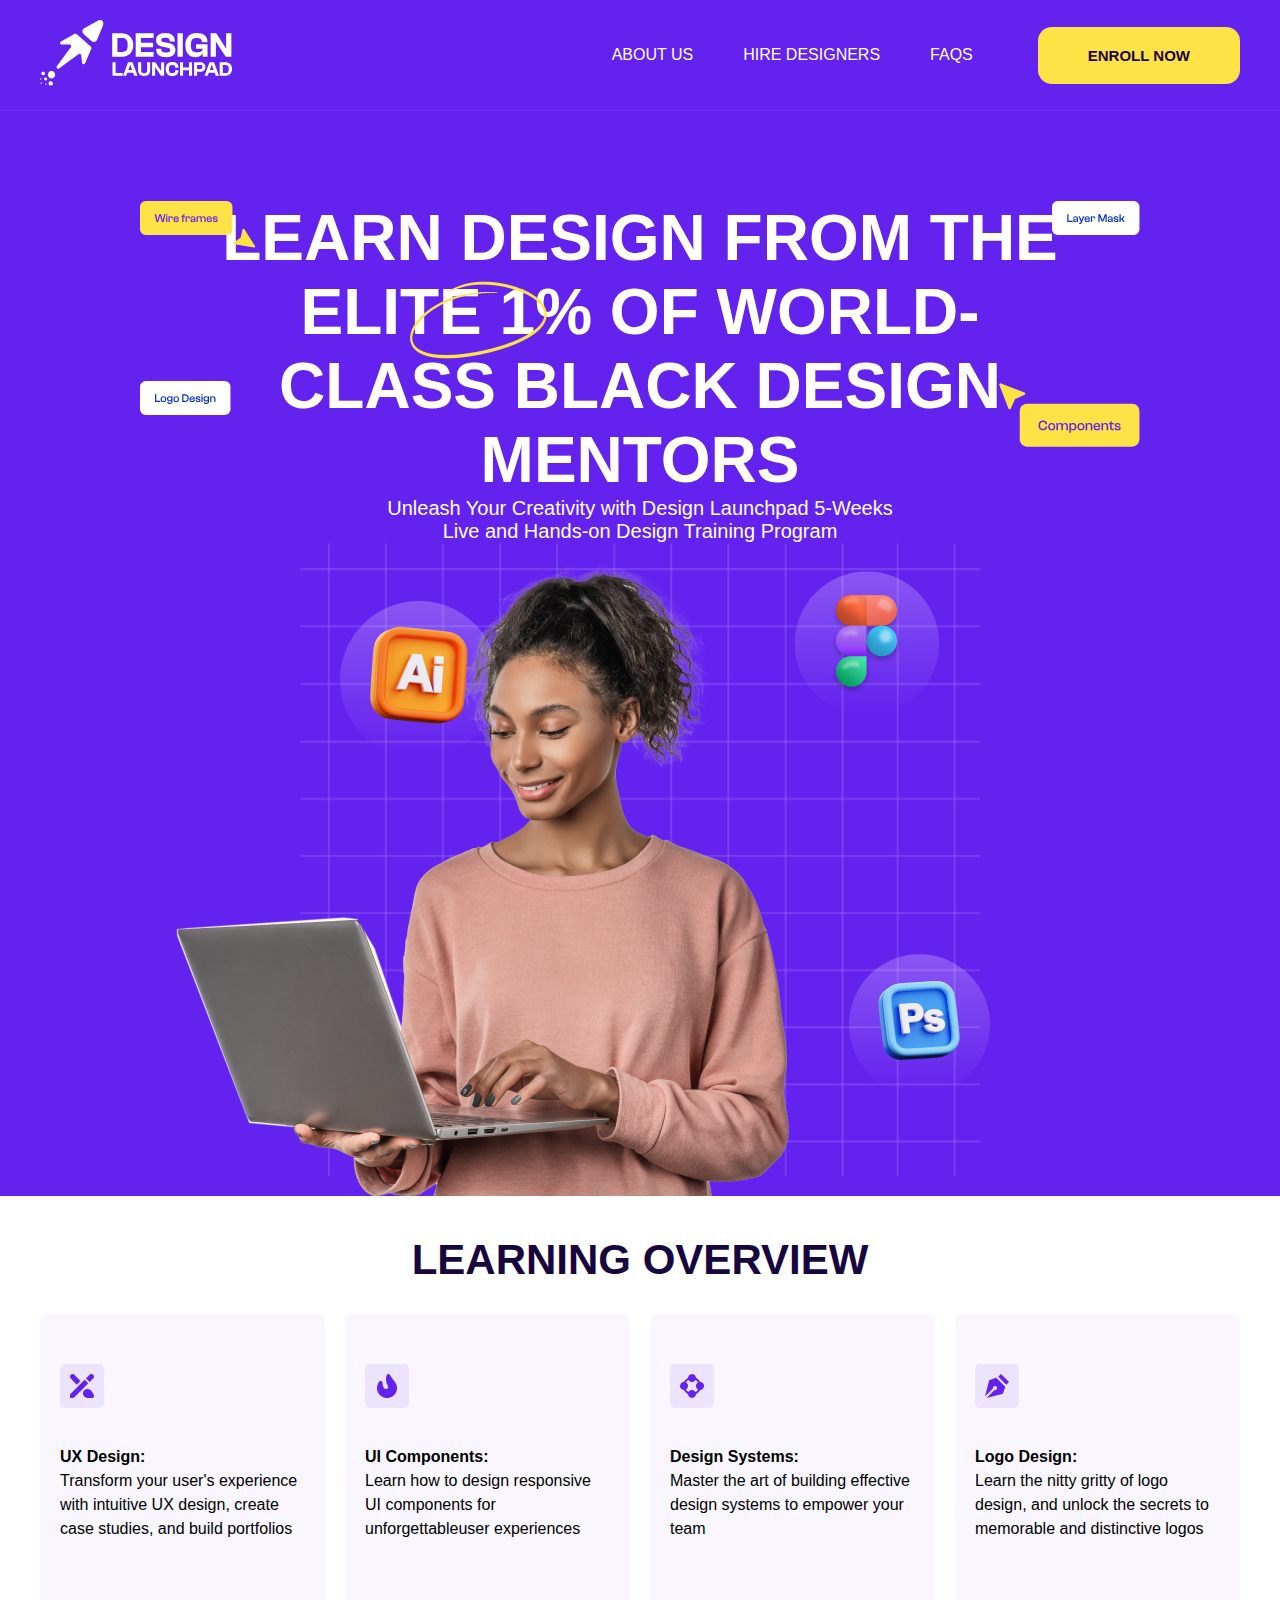
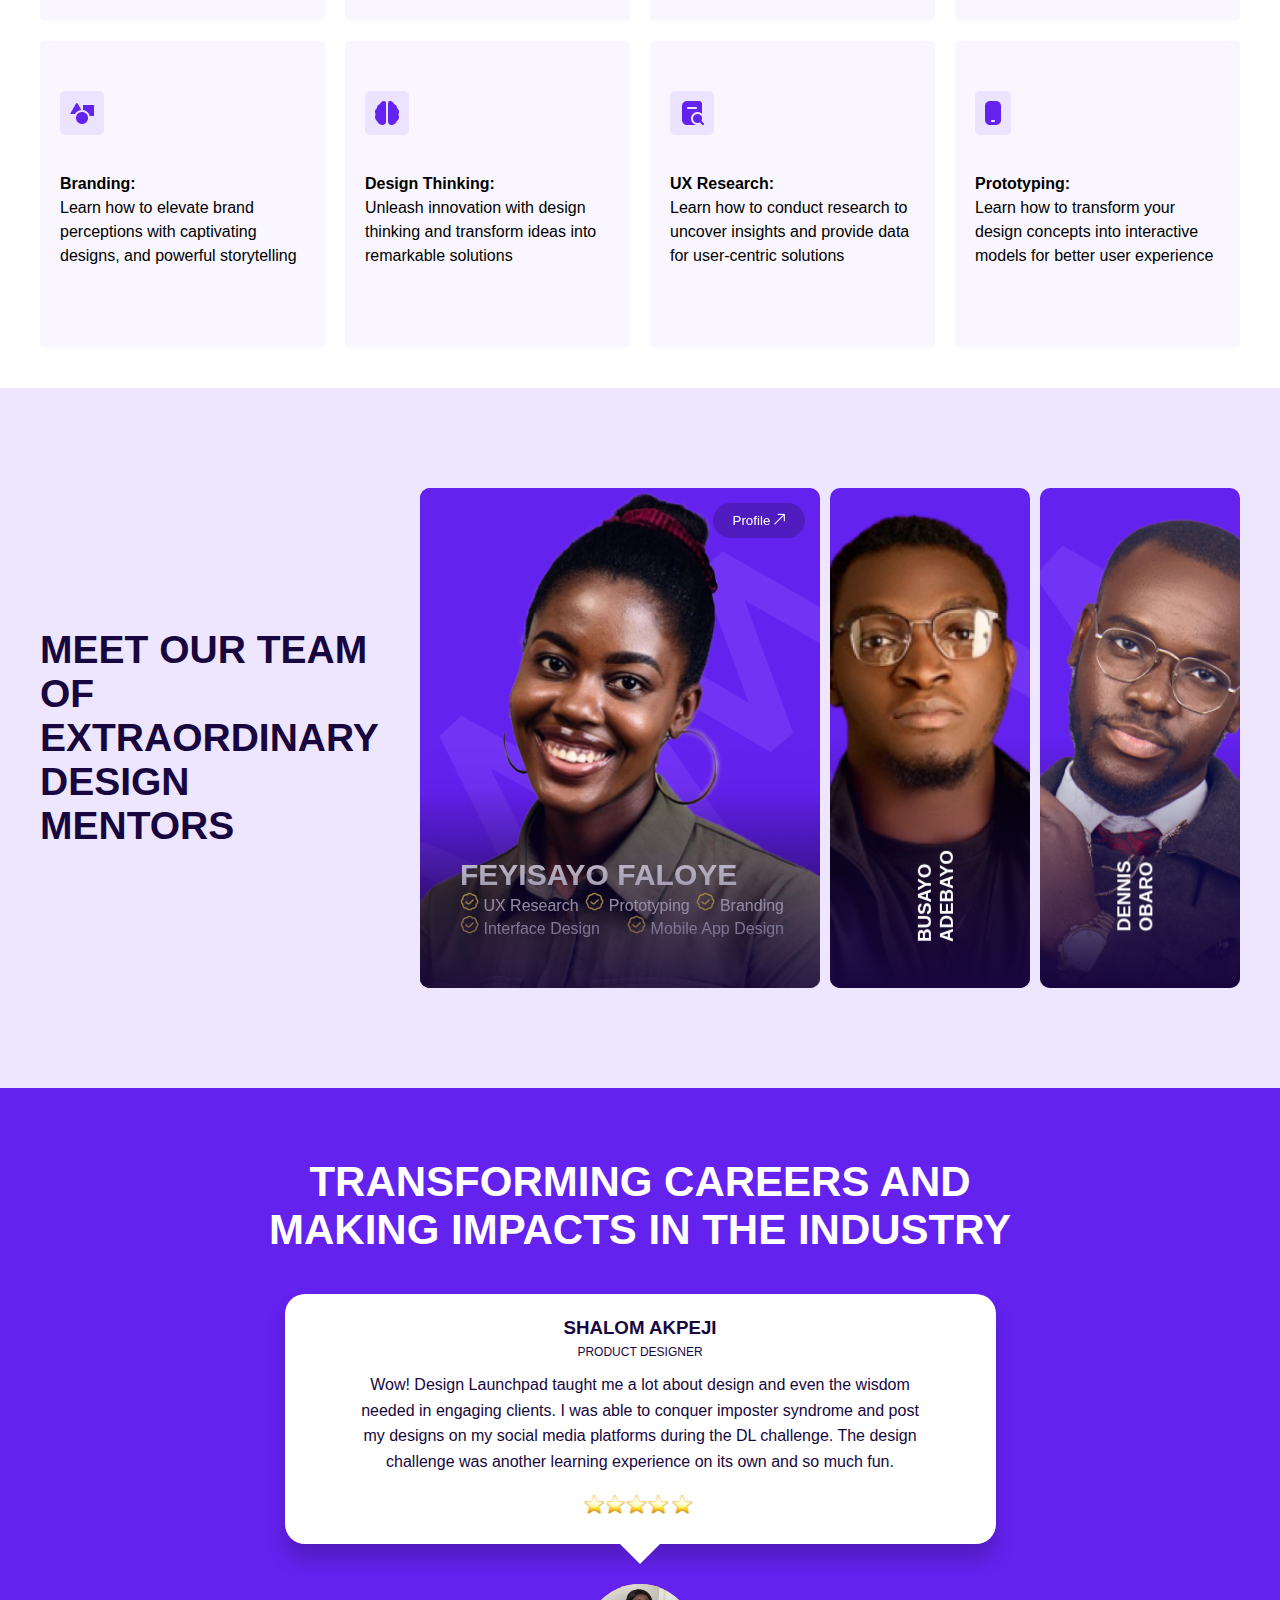
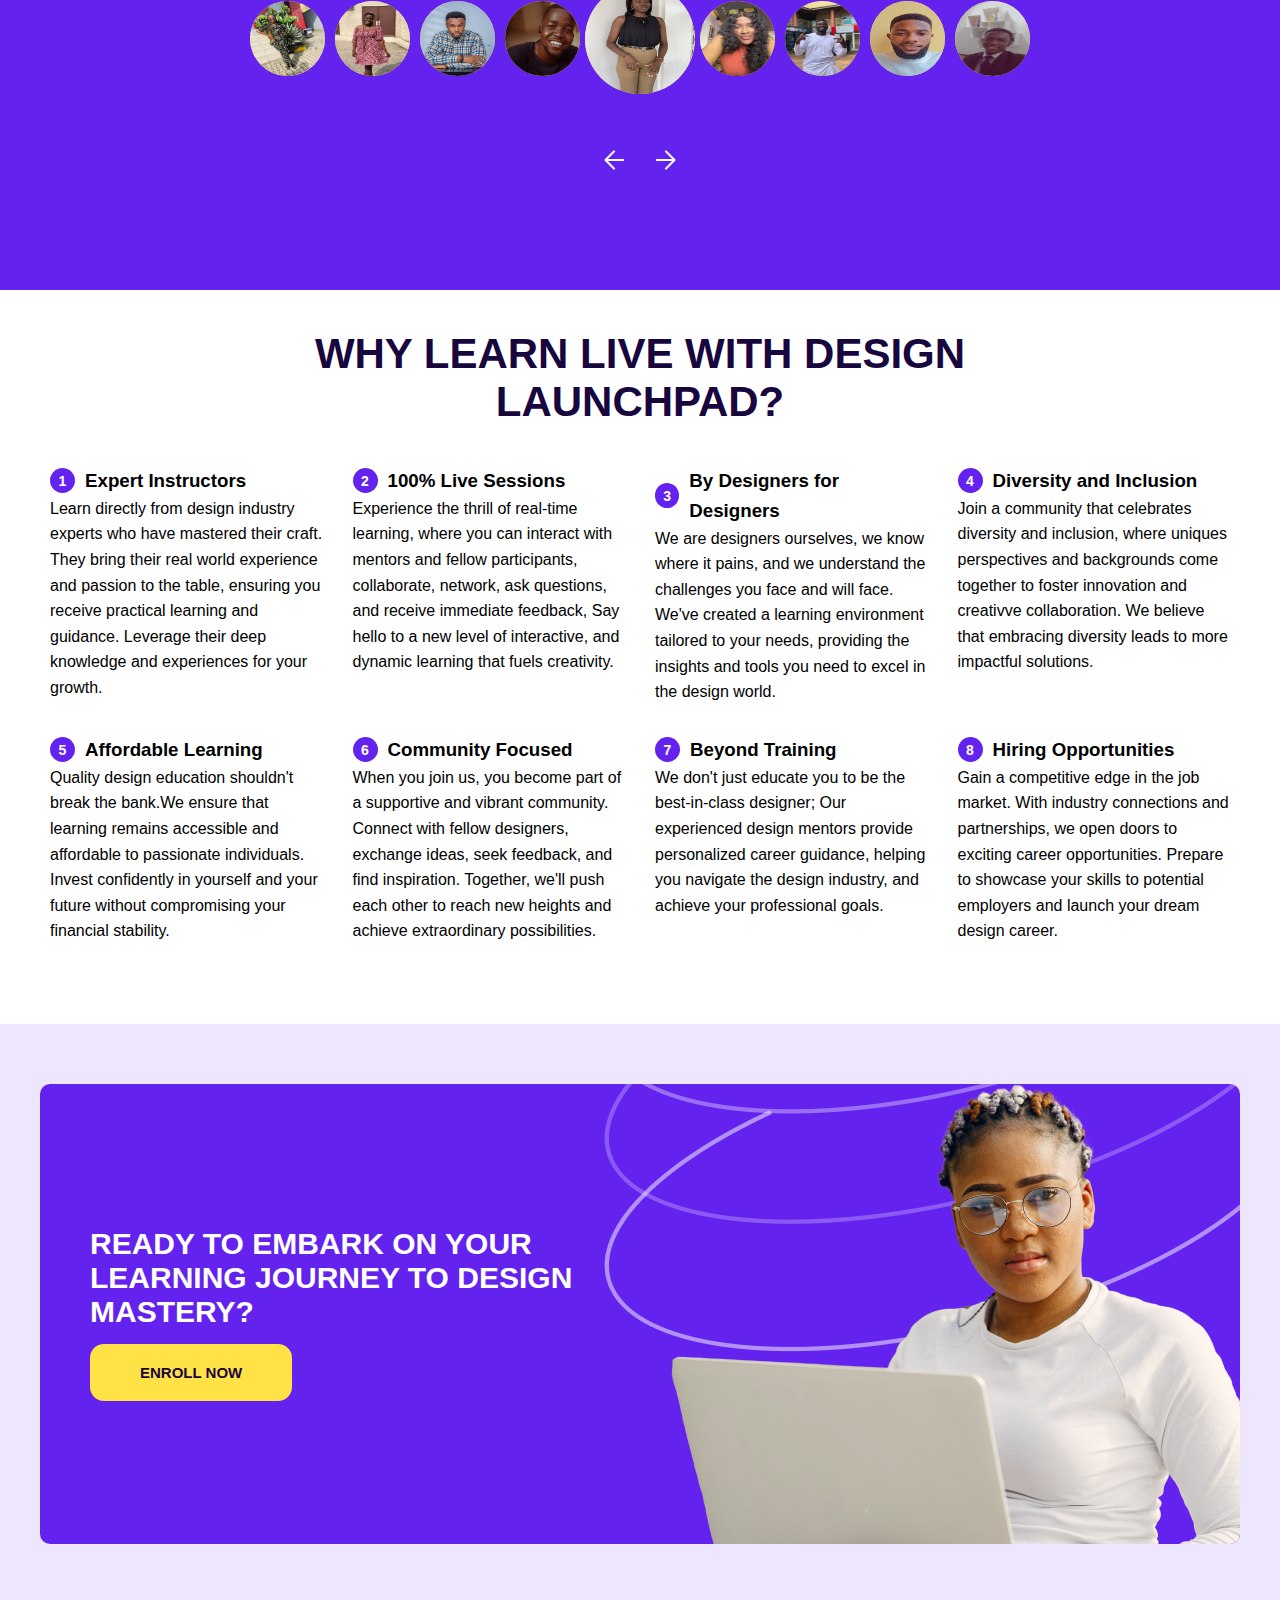
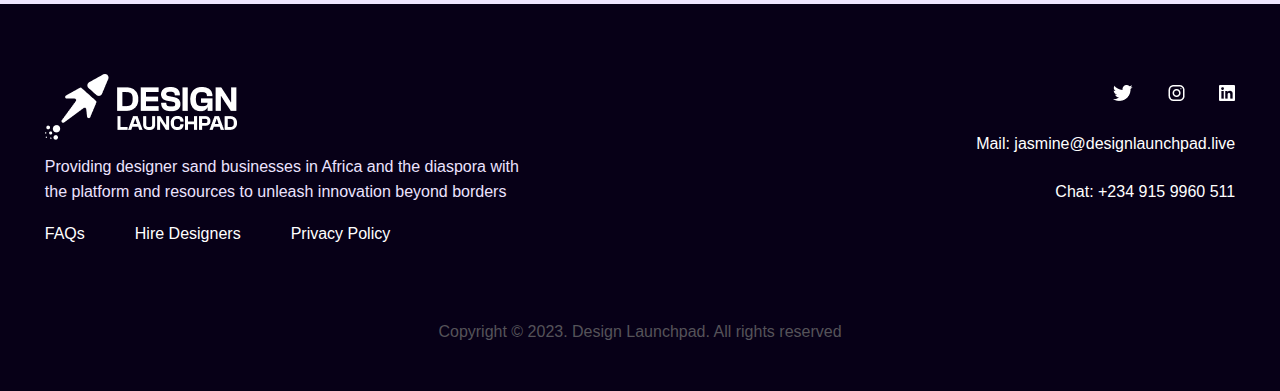
<file: index.html>
<!DOCTYPE html>
<html lang="en">
  <head>
    <meta charset="UTF-8" />
    <meta name="viewport" content="width=device-width, initial-scale=1.0" />
    <link rel="stylesheet" href="style.css" />
    <!-- ADD FONT FAMILY -->
    <link
      href="https://api.fontshare.com/v2/css?f[]=clash-grotesk@700,400,600,100,200,300,500&display=swap"
      rel="stylesheet"
    />
    <link
      href="https://unpkg.com/boxicons@2.1.4/css/boxicons.min.css"
      rel="stylesheet"
    />

    <!--=============== SWIPER CSS ===============-->
    <!-- <link rel="stylesheet" href="swiper-bundle.min.css" /> 
    <i class='bx bx-menu'></i> <i class='bx bx-x'></i>-->

    <title>Design Launchpad</title>
  </head>
  <body>
    <!-- ==== HEADER ===== -->
    <header class="main">
      <nav class="container">
        <div class="logo-area">
          <img src="./Images/logo.svg" alt="Design Launchpad Logo" />
        </div>
        <div class="header-right">
          <div class="nav-menu">
            <ul class="nav-links">
              <li class="nav-item"><a href="about.html">ABOUT US</a></li>
              <li class="nav-item"><a href="hire.html">HIRE DESIGNERS</a></li>
              <li class="nav-item"><a href="faqs.html">FAQS</a></li>
            </ul>
          </div>
          <div class="button">
            <a href="" class="btn">Enroll Now</a>
          </div>
          <div class="hamburger">
            <span class="bar"></span>
            <span class="bar"></span>
            <span class="bar"></span>
          </div>
        </div>
      </nav>
    </header>
    <!-- ===== HERO SECTION ===== -->
    <section class="hero main">
      <div class="hero-area container">
        <h2 class="hero-text">
          LEARN DESIGN FROM THE ELITE 1% OF WORLD-CLASS BLACK DESIGN MENTORS
        </h2>
        <img src="./Images/wireframes.svg" id="wireframes" />
        <img src="./Images/logodesign.svg" id="logodesign" />
        <img src="./Images/layermask.svg" id="layermask" />
        <img src="./Images/components.svg" id="components" />
        <img src="./Images/hero-vector.png" id="herovector" />
        <p>
          Unleash Your Creativity with Design Launchpad 5-Weeks Live and
          Hands-on Design Training Program
        </p>
        <div class="button">
          <a href="" class="btn">Enroll Now</a>
        </div>
        <img src="./Images/gridlines.png" id="hero-grid" />
        <img
          src="./Images/Lady.png"
          alt="a girl with a laptop"
          class="hero-img"
        />
        <img src="./Images/AI.png" id="ai" />
        <img src="./Images/FIGMA.png" id="figma" />
        <img src="./Images/PS.png" id="ps" />
      </div>
    </section>

    <!-- ====== OVERVIEW SECTION ====== -->
    <section class="overview">
      <div class="overview-area container">
        <h2>LEARNING OVERVIEW</h2>
        <div class="overview-card-container">
          <div class="overview-card">
            <img src="./Images/ux.png" />
            <h4>UX Design:</h4>
            <p>
              Transform your user's experience with intuitive UX design, create
              case studies, and build portfolios
            </p>
          </div>

          <div class="overview-card">
            <img src="./Images/ui.png" />
            <h4>UI Components:</h4>
            <p>
              Learn how to design responsive UI components for unforgettableuser
              experiences
            </p>
          </div>

          <div class="overview-card">
            <img src="./Images/dsys.png" />
            <h4>Design Systems:</h4>
            <p>
              Master the art of building effective design systems to empower
              your team
            </p>
          </div>

          <div class="overview-card">
            <img src="./Images/logodes.png" />
            <h4>Logo Design:</h4>
            <p>
              Learn the nitty gritty of logo design, and unlock the secrets to
              memorable and distinctive logos
            </p>
          </div>

          <div class="overview-card">
            <img src="./Images/branding.png" />
            <h4>Branding:</h4>
            <p>
              Learn how to elevate brand perceptions with captivating designs,
              and powerful storytelling
            </p>
          </div>

          <div class="overview-card">
            <img src="./Images/dthink.png" />
            <h4>Design Thinking:</h4>
            <p>
              Unleash innovation with design thinking and transform ideas into
              remarkable solutions
            </p>
          </div>

          <div class="overview-card">
            <img src="./Images/research.png" />
            <h4>UX Research:</h4>
            <p>
              Learn how to conduct research to uncover insights and provide data
              for user-centric solutions
            </p>
          </div>

          <div class="overview-card">
            <img src="./Images/proto.png" />
            <h4>Prototyping:</h4>
            <p>
              Learn how to transform your design concepts into interactive
              models for better user experience
            </p>
          </div>
        </div>
      </div>
    </section>

    <!-- ====== MEET MENTORS ====== -->
    <section class="meet-mentors">
      <div class="meet-mentors-area container">
        <h2>
          MEET OUR TEAM<br />
          OF EXTRAORDINARY <br />DESIGN MENTORS
        </h2>
        <div class="meet-img-gallery">
          <div class="oga active-mentor">
            <div class="card">
              <div class="gradient"></div>
              <h3>FEYISAYO <br />FALOYE</h3>
              <div class="front-card">
                <button class="go-btn">
                  Profile <img src="./Images/call_made.png" />
                </button>
                <div class="info">
                  <h2>FEYISAYO FALOYE</h2>
                  <div class="info-skills">
                    <li>
                      <img src="./Images/badge-check (1).png" /> UX Research
                    </li>
                    <li>
                      <img src="./Images/badge-check (1).png" /> Prototyping
                    </li>
                    <li><img src="./Images/badge-check (1).png" /> Branding</li>
                    <li>
                      <img src="./Images/badge-check (1).png" /> Interface
                      Design
                    </li>
                    <li>
                      <img src="./Images/badge-check (1).png" /> Mobile App
                      Design
                    </li>
                  </div>
                </div>
              </div>
              <div class="back-card">
                <button class="back-btn">
                  Back <img src="./Images/goback.png" alt="" />
                </button>
                <div class="profile">
                  <h2>PROFILE SUMMARY</h2>
                  <p>
                    Lorem ipsum dolor sit, amet consectetur adipisicing elit.
                    Non ipsum tempora pariatur totam architecto eius fuga ad
                    nisi! Atque voluptate architecto, culpa minima sed eius
                    rerum voluptas amet libero saepe.
                  </p>
                </div>
              </div>
            </div>
          </div>

          <div class="oga oga-1">
            <div class="card">
              <div class="gradient"></div>
              <h3>BUSAYO <br />ADEBAYO</h3>
              <div class="front-card front-card-1">
                <button class="go-btn">
                  Profile <img src="./Images/call_made.png" />
                </button>
                <div class="info">
                  <h2>BUSAYO ADEBAYO</h2>
                  <div class="info-skills">
                    <li>
                      <img src="./Images/badge-check (1).png" /> UX Research
                    </li>
                    <li>
                      <img src="./Images/badge-check (1).png" /> Prototyping
                    </li>
                    <li><img src="./Images/badge-check (1).png" /> Branding</li>
                    <li>
                      <img src="./Images/badge-check (1).png" /> Interface
                      Design
                    </li>
                    <li>
                      <img src="./Images/badge-check (1).png" /> Mobile App
                      Design
                    </li>
                  </div>
                </div>
              </div>
              <div class="back-card">
                <button class="back-btn">
                  Back <img src="./Images/goback.png" alt="" />
                </button>
                <div class="profile">
                  <h2>PROFILE SUMMARY</h2>
                  <p>
                    Lorem ipsum dolor sit, amet consectetur adipisicing elit.
                    Non ipsum tempora pariatur totam architecto eius fuga ad
                    nisi! Atque voluptate architecto, culpa minima sed eius
                    rerum voluptas amet libero saepe.
                  </p>
                </div>
              </div>
            </div>
          </div>

          <div class="oga oga-2">
            <div class="card">
              <div class="gradient"></div>
              <h3>DENNIS <br />OBARO</h3>
              <div class="front-card front-card-2">
                <button class="go-btn">
                  Profile <img src="./Images/call_made.png" />
                </button>
                <div class="info">
                  <h2>DENNIS OBARO</h2>
                  <div class="info-skills">
                    <li>
                      <img src="./Images/badge-check (1).png" /> UX Research
                    </li>
                    <li>
                      <img src="./Images/badge-check (1).png" /> Prototyping
                    </li>
                    <li><img src="./Images/badge-check (1).png" /> Branding</li>
                    <li>
                      <img src="./Images/badge-check (1).png" /> Interface
                      Design
                    </li>
                    <li>
                      <img src="./Images/badge-check (1).png" /> Mobile App
                      Design
                    </li>
                  </div>
                </div>
              </div>
              <div class="back-card">
                <button class="back-btn">
                  Back <img src="./Images/goback.png" alt="" />
                </button>
                <div class="profile">
                  <h2>PROFILE SUMMARY</h2>
                  <p>
                    Lorem ipsum dolor sit, amet consectetur adipisicing elit.
                    Non ipsum tempora pariatur totam architecto eius fuga ad
                    nisi! Atque voluptate architecto, culpa minima sed eius
                    rerum voluptas amet libero saepe.
                  </p>
                </div>
              </div>
            </div>
          </div>
        </div>
      </div>
    </section>

    <!-- ===== TESTIMONIAL SECTION ====== -->
    <section class="testimonials">
      <h2>TRANSFORMING CAREERS AND MAKING IMPACTS IN THE INDUSTRY</h2>
      <div class="testimonial-area">
        <div class="testimonial">
          <div class="testimonial-text">
            <div class="testimonial-text-wrapper">
              <div class="user-text">
                <h3>MARIAM ABULWAHAB</h3>
                <p class="test-title">PRODUCT DESIGNER</p>
                <p>
                  This was the most lucrative and economical use of my money.
                  I'll do it again and again if time was set back.
                </p>
                <img src="./Images/4star.png" alt="" />
              </div>
              <div class="user-text">
                <h3>SUCCESS ODIGIE</h3>
                <p class="test-title">PRODUCT DESIGNER</p>
                <p>
                  If you are looking for the best mentors to guide your
                  transition to product design, then Design Launchpad is the
                  best place to be.
                </p>
                <img src="./Images/5star.png" alt="" />
              </div>
              <div class="user-text">
                <h3>GODSWILL MOSES</h3>
                <p class="test-title">PRODUCT DESIGNER</p>
                <p>
                  Design Launchpad Training Program is one of a kind being that
                  mentors are interested in their students' success even if it
                  costs them extra time for classes. It's a wonderful platform
                  for anyone looking to start or advance in his design career.
                </p>
                <img src="./Images/5star.png" alt="" />
              </div>
              <div class="user-text">
                <h3>SAMUEL RICHARD-UTI</h3>
                <p class="test-title">PRODUCT DESIGNER</p>
                <p>
                  I absolutely love this program. The mentors were excellent in
                  carrying us along and had a superb wayof passing information
                  that is friendly.
                </p>
                <img src="./Images/5star.png" alt="" />
              </div>
              <div class="user-text">
                <h3>TOMILOLA OLAPOJU</h3>
                <p class="test-title">PRODUCT DESIGNER</p>
                <p>
                  The training with Design Launchpad was worth every penny and
                  more. Here, I not only gained knowledge but also a family of
                  fellow designers, mentors and friends to walk the journey
                  with. I'll definitely do this again if given the chance.
                </p>
                <img src="./Images/4star.png" alt="" />
              </div>
              <div class="user-text">
                <h3>REBECCA LATEEF</h3>
                <p class="test-title">UI/UX DESIGNER</p>
                <p>
                  Design Launchpad made UI/UX easy and interesting for me. And
                  the dedication was top-notch.
                </p>
                <img src="./Images/5star.png" alt="" />
              </div>
              <div class="user-text">
                <h3>OLUWASEMILORE OWOLANA</h3>
                <p class="test-title">PRODUCT DESIGNER</p>
                <p>
                  I had a really good experience learning about UI/UX Designs. I
                  found the classes really exciting and interesting mainly
                  beacuse I didn't know anything about design when I joined the
                  class. I looked forward to what we were to learn each week and
                  so, I want to say a big THANK YOU to all who have made this
                  learning possible.
                </p>
                <img src="./Images/4star.png" alt="" />
              </div>
              <div class="user-text">
                <h3>KENNEDY AMOS</h3>
                <p class="test-title">PRODUCT DESIGNER</p>
                <p>
                  I recommend the Design Launchpad programs to anyone(designers
                  or non-designers) looking to learn or upgrade their skills.
                  They share a wealth of information in easy-to-understand
                  format ensuring students don't get overwhelmed. I learnt a lot
                  and had a lot of fun doing so too. I'm really glad I
                  participated.
                </p>
                <img src="./Images/5star.png" alt="" />
              </div>
              <div class="user-text">
                <h3>TAOFEEK ASHIRU</h3>
                <p class="test-title">PRODUCT DESIGNER</p>
                <p>
                  The DLP opened my mind to a new and greater view and
                  appreciation of design, my game has been raised to a new level
                  all thanks to DLP and its amazing team.
                </p>
                <img src="./Images/4star.png" alt="" />
              </div>
              <div class="user-text">
                <h3>SHALOM AKPEJI</h3>
                <p class="test-title">PRODUCT DESIGNER</p>
                <p>
                  Wow! Design Launchpad taught me a lot about design and even
                  the wisdom needed in engaging clients. I was able to conquer
                  imposter syndrome and post my designs on my social media
                  platforms during the DL challenge. The design challenge was
                  another learning experience on its own and so much fun.
                </p>
                <img src="./Images/5star.png" alt="" />
              </div>
            </div>
          </div>
        </div>
        <div class="testimonial-image">
          <div class="testimonial-img-wrapper">
             <img src="./Images/Rebecca.jpg" class="user-img" />
            <img src="./Images/Semilore Owolana.jpg" class="user-img" />
            <img src="./Images/KeneddyAmos.jpg" class="user-img" />
            <img src="./Images/Taofeek Ashiru.jpg" class="user-img" />
            <img src="./Images/Shalom Akpeji.jpg" class="user-img" />
            <img src="./Images/Mariam Abu.jpg" class="user-img" />
            <img src="./Images/Success Osa.jpg" class="user-img" />
            <img src="./Images/Godswill Moses.jpg" class="user-img" />
            <img src="./Images/Samuel Uti.jpg" class="user-img" />
            <!-- <img src="./Images/Tomilola Olapoju.jpg" class="user-img" /> -->
          </div>
        </div>
      </div>
      <div class="nav-btn">
        <div class="prev">
          <img src="./Images/arrow_previous.png" />
        </div>
        <div class="next">
          <img src="./Images/arrow_forward.png" />
        </div>
      </div>
    </section>
    <!-- ===== LEARN ====== -->
    <section class="learn">
      <div class="learn-area container">
        <h2>WHY LEARN LIVE WITH DESIGN LAUNCHPAD?</h2>
        <div class="reasons-container">
          <div class="reason-card">
            <li>
              <p>1</p>
              <h3>Expert Instructors</h3>
            </li>
            <p>
              Learn directly from design industry experts who have mastered
              their craft. They bring their real world experience and passion to
              the table, ensuring you receive practical learning and guidance.
              Leverage their deep knowledge and experiences for your growth.
            </p>
          </div>

          <div class="reason-card">
            <li>
              <p>2</p>
              <h3>100% Live Sessions</h3>
            </li>
            <p>
              Experience the thrill of real-time learning, where you can
              interact with mentors and fellow participants, collaborate,
              network, ask questions, and receive immediate feedback, Say hello
              to a new level of interactive, and dynamic learning that fuels
              creativity.
            </p>
          </div>

          <div class="reason-card">
            <li>
              <p>3</p>
              <h3>By Designers for Designers</h3>
            </li>
            <p>
              We are designers ourselves, we know where it pains, and we
              understand the challenges you face and will face. We've created a
              learning environment tailored to your needs, providing the
              insights and tools you need to excel in the design world.
            </p>
          </div>

          <div class="reason-card">
            <li>
              <p>4</p>
              <h3>Diversity and Inclusion</h3>
            </li>
            <p>
              Join a community that celebrates diversity and inclusion, where
              uniques perspectives and backgrounds come together to foster
              innovation and creativve collaboration. We believe that embracing
              diversity leads to more impactful solutions.
            </p>
          </div>

          <div class="reason-card">
            <li>
              <p>5</p>
              <h3>Affordable Learning</h3>
            </li>
            <p>
              Quality design education shouldn't break the bank.We ensure that
              learning remains accessible and affordable to passionate
              individuals. Invest confidently in yourself and your future
              without compromising your financial stability.
            </p>
          </div>

          <div class="reason-card">
            <li>
              <p>6</p>
              <h3>Community Focused</h3>
            </li>
            <p>
              When you join us, you become part of a supportive and vibrant
              community. Connect with fellow designers, exchange ideas, seek
              feedback, and find inspiration. Together, we'll push each other to
              reach new heights and achieve extraordinary possibilities.
            </p>
          </div>

          <div class="reason-card">
            <li>
              <p>7</p>
              <h3>Beyond Training</h3>
            </li>
            <p>
              We don't just educate you to be the best-in-class designer; Our
              experienced design mentors provide personalized career guidance,
              helping you navigate the design industry, and achieve your
              professional goals.
            </p>
          </div>

          <div class="reason-card">
            <li>
              <p>8</p>
              <h3>Hiring Opportunities</h3>
            </li>
            <p>
              Gain a competitive edge in the job market. With industry
              connections and partnerships, we open doors to exciting career
              opportunities. Prepare to showcase your skills to potential
              employers and launch your dream design career.
            </p>
          </div>
        </div>
      </div>
    </section>

    <!-- ====== ENROLL ====== -->
   <section class="enroll">
      <div class="enroll-area container">
        <div class="enroll-box">
          <img class="enroll-shape" src="./Images/enroll-shape.png" alt="" />
          <div class="box-text">
            <h2>READY TO EMBARK ON YOUR LEARNING JOURNEY TO DESIGN MASTERY?</h2>
            <a href="" class="btn">ENROLL NOW</a>
          </div>
          <div class="box-image">
            <img src="./Images/enroll-lady.png" />
          </div>
        </div>
      </div>
    </section>

    <!-- ======= FOOTER ====== -->
    <section class="footer">
      <div class="footer-area container">
        <div class="footer-left">
          <img src="./Images/logo.png" />
          <p>
            Providing designer sand businesses in Africa and the diaspora with
            the platform and resources to unleash innovation beyond borders
          </p>
          <ul class="footer-links">
            <li><a href="faqs.html">FAQs</a></li>
            <li><a href="faqs.html">Hire Designers</a></li>
            <li><a href="faqs.html">Privacy Policy</a></li>
          </ul>
        </div>
        <div class="footer-right">
          <div class="socials">
            <a href=""> <img src="./Images/twitter.png" alt="" /></a>
            <a href=""> <img src="./Images/instagram.png" alt="" /></a>
            <a href=""> <img src="./Images/linkedin.png" alt="" /></a>
          </div>
          <ul class="send-links">
            <li>
              <a href="mailto: jasmine@designlaunchpad.live"
                >Mail: jasmine@designlaunchpad.live</a
              >
            </li>
            <li>
              <a href="">Chat: +234 915 9960 511</a>
            </li>
          </ul>
        </div>
      </div>
      <p class="copy">
        Copyright &#169; 2023. Design Launchpad. All rights reserved
      </p>
    </section>

    <script src="./jquery-3.5.1.js"></script>

    <!-- ==== MAIN SCRIPT ====== -->
    <script src="./main.js"></script>
  </body>
</html>
</file>
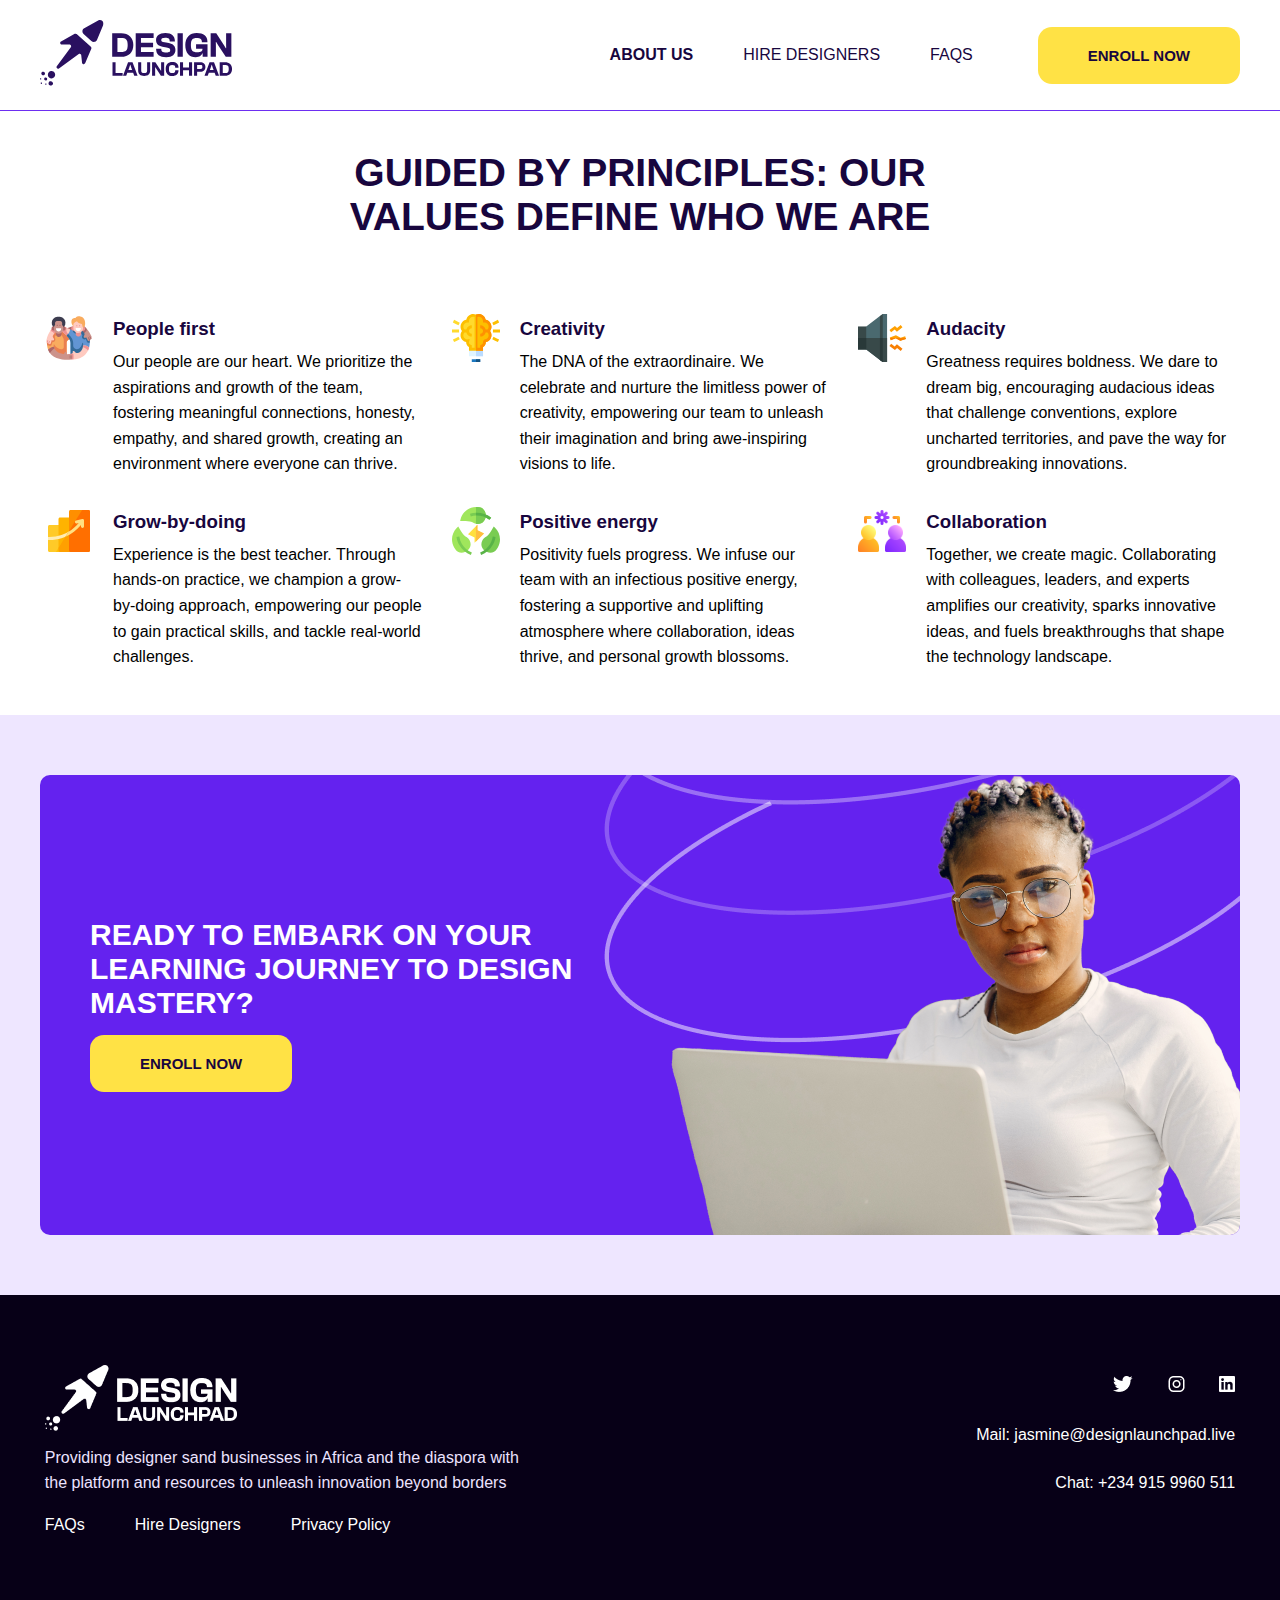
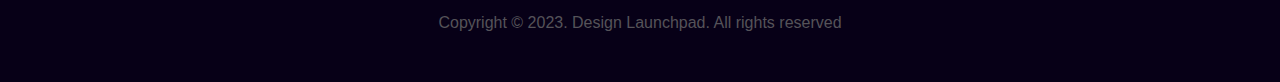
<file: about.html>
<!DOCTYPE html>
<html lang="en">
  <head>
    <meta charset="UTF-8" />
    <meta name="viewport" content="width=device-width, initial-scale=1.0" />
    <link rel="stylesheet" href="style.css" />
    <!-- ADD FONT FAMILY -->
    <link
      href="https://api.fontshare.com/v2/css?f[]=clash-grotesk@700,400,600,100,200,300,500&display=swap"
      rel="stylesheet"
    />
    <title>About Us</title>
  </head>
  <body>
    <!-- ==== HEADER ===== -->
    <header>
      <nav class="container">
        <div class="logo-area">
          <a href="index.html"
            ><img src="./Images/logo2.svg" alt="Design Launchpad Logo" />
          </a>
        </div>
        <div class="header-right">
          <div class="nav-menu">
            <ul class="nav-links">
              <li class="nav-item abt-nav">
                <a href="about.html">ABOUT US</a>
              </li>
              <li class="nav-item abt-nav">
                <a href="hire.html">HIRE DESIGNERS</a>
              </li>
              <li class="nav-item abt-nav"><a href="faqs.html">FAQS</a></li>
            </ul>
          </div>
          <div class="button">
            <a href="" class="btn">Enroll Now</a>
          </div>
          <div class="hamburger">
            <span class="bar"></span>
            <span class="bar"></span>
            <span class="bar"></span>
          </div>
        </div>
      </nav>
    </header>

    <!-- ====== ABOUT CONTENT ====== -->
    <section class="about">
      <div class="container about-area">
        <h2>GUIDED BY PRINCIPLES: OUR VALUES DEFINE WHO WE ARE</h2>
        <div class="about-card-container">
          <div class="about-card">
            <img src="./Images/friend 1.svg" />
            <div class="about-card-text">
              <h3>People first</h3>
              <p>
                Our people are our heart. We prioritize the aspirations and
                growth of the team, fostering meaningful connections, honesty,
                empathy, and shared growth, creating an environment where
                everyone can thrive.
              </p>
            </div>
          </div>
          <div class="about-card">
            <img src="./Images/creative-brain 1.svg" />
            <div class="about-card-text">
              <h3>Creativity</h3>
              <p>
                The DNA of the extraordinaire. We celebrate and nurture the
                limitless power of creativity, empowering our team to unleash
                their imagination and bring awe-inspiring visions to life.
              </p>
            </div>
          </div>

          <div class="about-card">
            <img src="./Images/noise-pollution.svg" />
            <div class="about-card-text">
              <h3>Audacity</h3>
              <p>
                Greatness requires boldness. We dare to dream big, encouraging
                audacious ideas that challenge conventions, explore uncharted
                territories, and pave the way for groundbreaking innovations.
              </p>
            </div>
          </div>

          <div class="about-card">
            <img src="./Images/growth 1.svg" />
            <div class="about-card-text">
              <h3>Grow-by-doing</h3>
              <p>
                Experience is the best teacher. Through hands-on practice, we
                champion a grow-by-doing approach, empowering our people to gain
                practical skills, and tackle real-world challenges.
              </p>
            </div>
          </div>

          <div class="about-card">
            <img src="./Images/sustainability.svg" />
            <div class="about-card-text">
              <h3>Positive energy</h3>
              <p>
                Positivity fuels progress. We infuse our team with an infectious
                positive energy, fostering a supportive and uplifting atmosphere
                where collaboration, ideas thrive, and personal growth blossoms.
              </p>
            </div>
          </div>

          <div class="about-card">
            <img src="./Images/collaboration 1.svg" />
            <div class="about-card-text">
              <h3>Collaboration</h3>
              <p>
                Together, we create magic. Collaborating with colleagues,
                leaders, and experts amplifies our creativity, sparks innovative
                ideas, and fuels breakthroughs that shape the technology
                landscape.
              </p>
            </div>
          </div>
        </div>
      </div>
    </section>
    <!-- ====== ENROLL ====== -->
   <section class="enroll">
      <div class="enroll-area container">
        <div class="enroll-box">
          <img class="enroll-shape" src="./Images/enroll-shape.png" alt="" />
          <div class="box-text">
            <h2>READY TO EMBARK ON YOUR LEARNING JOURNEY TO DESIGN MASTERY?</h2>
            <a href="" class="btn">ENROLL NOW</a>
          </div>
          <div class="box-image">
            <img src="./Images/enroll-lady.png" />
          </div>
        </div>
      </div>
    </section>

    <!-- ======= FOOTER ====== -->
    <section class="footer">
      <div class="footer-area container">
        <div class="footer-left">
          <img src="./Images/logo.png" />
          <p>
            Providing designer sand businesses in Africa and the diaspora with
            the platform and resources to unleash innovation beyond borders
          </p>
          <ul class="footer-links">
            <li><a href="faqs.html">FAQs</a></li>
            <li><a href="faqs.html">Hire Designers</a></li>
            <li><a href="faqs.html">Privacy Policy</a></li>
          </ul>
        </div>
        <div class="footer-right">
          <div class="socials">
            <a href=""> <img src="./Images/twitter.png" alt="" /></a>
            <a href=""> <img src="./Images/instagram.png" alt="" /></a>
            <a href=""> <img src="./Images/linkedin.png" alt="" /></a>
          </div>
          <ul class="send-links">
            <li>
              <a href="mailto: jasmine@designlaunchpad.live"
                >Mail: jasmine@designlaunchpad.live</a
              >
            </li>
            <li>
              <a href="">Chat: +234 915 9960 511</a>
            </li>
          </ul>
        </div>
      </div>
      <p class="copy">
        Copyright &#169; 2023. Design Launchpad. All rights reserved
      </p>
    </section>

    <script src="./jquery-3.5.1.js"></script>

    <!-- ==== MAIN SCRIPT ====== -->
    <script src="./main.js"></script>
  </body>
</html>
</file>
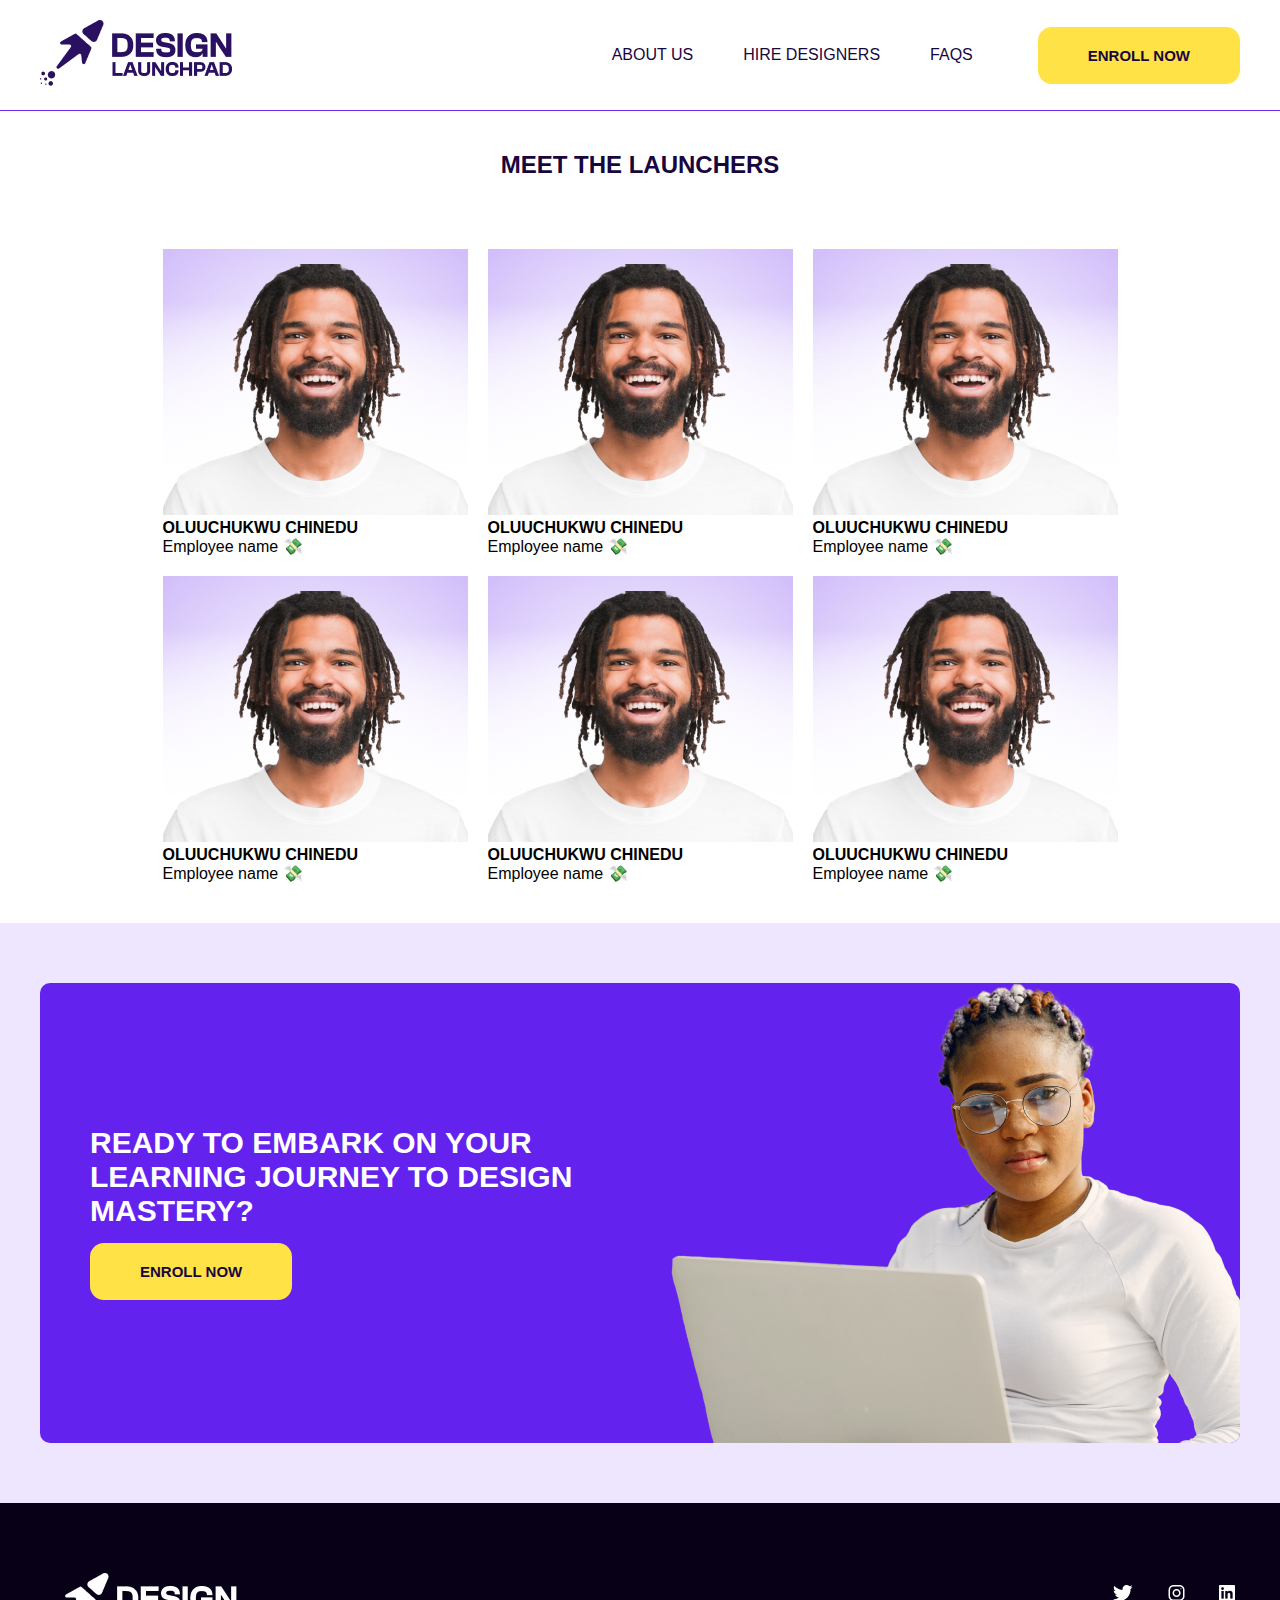
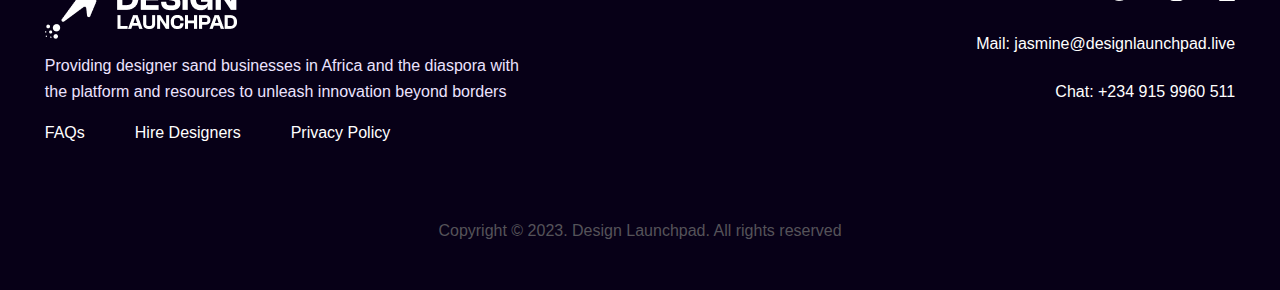
<file: hire.html>
<!DOCTYPE html>
<html lang="en">
  <head>
    <meta charset="UTF-8" />
    <meta name="viewport" content="width=device-width, initial-scale=1.0" />
    <link rel="stylesheet" href="style.css" />
    <!-- ADD FONT FAMILY -->
    <link
      href="https://api.fontshare.com/v2/css?f[]=clash-grotesk@700,400,600,100,200,300,500&display=swap"
      rel="stylesheet"
    />
    <title>Hire Designers</title>
  </head>
  <body>
    <!-- ==== HEADER ===== -->
    <header>
      <nav class="container">
        <div class="logo-area">
          <a href="index.html"
            ><img src="./Images/logo2.png" alt="Design Launchpad Logo" />
          </a>
        </div>
        <div class="header-right">
          <div class="nav-menu">
            <ul class="nav-links">
              <li class="nav-item abt-nav">
                <a href="about.html">ABOUT US</a>
              </li>
              <li class="nav-item abt-nav">
                <a href="hire.html">HIRE DESIGNERS</a>
              </li>
              <li class="nav-item abt-nav"><a href="faqs.html">FAQS</a></li>
            </ul>
          </div>
          <div class="button">
            <a href="" class="btn">Enroll Now</a>
          </div>
        </div>
      </nav>
    </header>

    <!-- ====== HIRE CONTENT ====== -->
    <section class="hire">
      <div class="container hire-area">
        <h2>MEET THE LAUNCHERS</h2>
        <div class="designers-card-container">
          <div class="designer-card">
            <img src="./Images/oluchukwu.png" alt="" />
            <h4>OLUUCHUKWU CHINEDU</h4>
            <p>Employee name 💸</p>
          </div>
          <div class="designer-card">
            <img src="./Images/oluchukwu.png" alt="" />
            <h4>OLUUCHUKWU CHINEDU</h4>
            <p>Employee name 💸</p>
          </div>
          <div class="designer-card">
            <img src="./Images/oluchukwu.png" alt="" />
            <h4>OLUUCHUKWU CHINEDU</h4>
            <p>Employee name 💸</p>
          </div>
          <div class="designer-card">
            <img src="./Images/oluchukwu.png" alt="" />
            <h4>OLUUCHUKWU CHINEDU</h4>
            <p>Employee name 💸</p>
          </div>
          <div class="designer-card">
            <img src="./Images/oluchukwu.png" alt="" />
            <h4>OLUUCHUKWU CHINEDU</h4>
            <p>Employee name 💸</p>
          </div>
          <div class="designer-card">
            <img src="./Images/oluchukwu.png" alt="" />
            <h4>OLUUCHUKWU CHINEDU</h4>
            <p>Employee name 💸</p>
          </div>
        </div>
      </div>
    </section>
    <!-- ====== ENROLL ====== -->
    <section class="enroll">
      <div class="enroll-area container">
        <div class="enroll-box">
          <div class="box-text">
            <h2>READY TO EMBARK ON YOUR LEARNING JOURNEY TO DESIGN MASTERY?</h2>
            <a href="" class="btn">ENROLL NOW</a>
          </div>
          <div class="box-image">
            <img src="./Images/enroll-lady.png" />
          </div>
        </div>
      </div>
    </section>

    <!-- ======= FOOTER ====== -->
    <section class="footer">
      <div class="footer-area container">
        <div class="footer-left">
          <img src="./Images/logo.png" />
          <p>
            Providing designer sand businesses in Africa and the diaspora with
            the platform and resources to unleash innovation beyond borders
          </p>
          <ul class="footer-links">
            <li><a href="faqs.html">FAQs</a></li>
            <li><a href="faqs.html">Hire Designers</a></li>
            <li><a href="faqs.html">Privacy Policy</a></li>
          </ul>
        </div>
        <div class="footer-right">
          <div class="socials">
            <a href=""> <img src="./Images/twitter.png" alt="" /></a>
            <a href=""> <img src="./Images/instagram.png" alt="" /></a>
            <a href=""> <img src="./Images/linkedin.png" alt="" /></a>
          </div>
          <ul class="send-links">
            <li>
              <a href="mailto: jasmine@designlaunchpad.live"
                >Mail: jasmine@designlaunchpad.live</a
              >
            </li>
            <li>
              <a href="">Chat: +234 915 9960 511</a>
            </li>
          </ul>
        </div>
      </div>
      <p class="copy">
        Copyright &#169; 2023. Design Launchpad. All rights reserved
      </p>
    </section>

    <!-- ==== MAIN SCRIPT ====== -->
    <script src="./main.js"></script>
  </body>
</html>
</file>
<file: style.css>
* {
  margin: 0;
  padding: 0;
  box-sizing: border-box;
  scroll-behavior: smooth;
}

body {
  font-family: "Clash Grotesk", sans-serif;
}
.container {
  max-width: 1440px;
  margin: 0 2.5rem;
  padding: 20px 0;
}
:root {
  --main-Yellow: #ffe245;
  --main-black: #18063e;
  --main-white: #ffffff;
  --main-purple: #6422ef;
  --stroke-purple: #6d2ef1;
  --h2-dark-purple: #2a1060;
  --main-grey: #ece3ff;
  --text-grey: #555359;
  --darker: #00112c;
  --light-grey: #f9f6ff;
  --lightdark: #2a1060;
  --meet-bg: #eee6ff;
  --purple-shade: #7234f4;
  --footer: #070017;
}

section {
  display: flex;
  align-items: center;
  justify-content: center;
  flex-direction: column;
  text-align: center;
  padding: 20px 0;
}

.active-link {
  font-weight: bold;
  color: var(--main-black);
}

.btn {
  text-transform: uppercase;
  background-color: var(--main-Yellow);
  font-size: 15px;
  font-weight: 700;
  padding: 20px 50px;
  border-radius: 14px;
  color: var(--main-black);
  display: inline-block;
}
a {
  text-decoration: none;
}
li {
  list-style-type: none;
}
/* ===== HEADER SECTION ====== */
.main {
  background-color: var(--main-purple);
}
header {
  /* background-color: var(--main-purple); */
  border-bottom: 1px solid var(--stroke-purple);
}
header {
  display: block;
}
nav {
  display: flex;
  align-items: center;
  justify-content: space-between;
  padding: 20px 0;
}
.header-right {
  display: flex;
  align-items: center;
}

.nav-menu {
  display: flex;
  align-items: center;
  margin-right: 40px;
}
.nav-links {
  display: flex;
  align-items: center;
}
.nav-item {
  margin: 0 25px;
}
.nav-item a {
  color: var(--main-white);
}
.hamburger {
  display: none;
  cursor: pointer;
}

.bar {
  display: block;
  width: 25px;
  height: 3px;
  margin: 5px auto;
  -webkit-transition: all 0.3s ease-in-out;
  transition: all 0.3s ease-in-out;
  background-color: var(--main-black);
}

/* ======= HERO SECTION ===== */
.hero {
  background-color: var(--main-purple);
  padding-bottom: 0;
  padding-top: 70px;
}
.hero-area {
  display: flex;
  align-items: center;
  justify-content: center;
  flex-direction: column;
  color: var(--main-white);
  position: relative;
  overflow: hidden;
}
.hero-area .button {
  display: none;
}
.hero-text {
  font-size: 4rem;
  width: 70%;
  /* position: relative; */
}
#wireframes {
  position: absolute;
  top: 20px;
  left: 100px;
}
#layermask {
  position: absolute;
  top: 20px;
  right: 100px;
}
#logodesign {
  position: absolute;
  top: 200px;
  left: 100px;
}
#components {
  position: absolute;
  top: 200px;
  right: 100px;
}
#herovector {
  position: absolute;
  top: 100px;
  left: 370px;
}

.hero-area p {
  font-size: 20px;
  width: 45%;
  font-weight: 400;
}
.hero-img {
  position: absolute;
  /* top: 320px; */
  right: 450px;
  bottom: -10px;
}
#ai {
  position: absolute;
  top: 420px;
  left: 300px;
}
#figma {
  position: absolute;
  top: 390px;
  right: 300px;
}
#ps {
  position: absolute;
  bottom: 100px;
  right: 250px;
}
#hero-grid {
  width: 680px;
}

/* ======== OVERVIEW ======= */
.overview-area h2 {
  font-size: 42px;
  color: var(--main-black);
}

.overview-card-container {
  margin-top: 30px;
  display: grid;
  grid-template-columns: repeat(4, 1fr);
  grid-template-rows: repeat(2, 1fr);
  gap: 20px;
}

.overview-card {
  text-align: left;
  line-height: 1.5;
  background-color: var(--light-grey);
  padding: 50px 20px 80px 20px;
  border-radius: 5px;
}
.overview-card img {
  background-color: var(--main-grey);
  padding: 10px;
  margin-bottom: 30px;
  border-radius: 5px;
}

/* =======  MEET MENTORS SECTION ========= */
.meet-mentors {
  padding: 80px 0;
  background-color: var(--meet-bg);
  align-items: normal;
}
.meet-mentors-area {
  display: flex;
  align-items: center;
  justify-content: space-between;
  gap: 40px;
  text-align: left;
  /* width: 100%; */
}
.meet-img-gallery {
  display: flex;
  align-items: center;
  justify-content: center;
  gap: 10px;
}
.meet-mentors-area h2 {
  color: var(--main-black);
  font-size: 39px;
}

.meet-img-gallery .oga h2 {
  color: var(--main-white);
  font-size: 30px;
}

.meet-img-gallery .oga .active-item {
  width: 400px;
  display: block;
}

/* LETS DO THE CARD DESIGN */
.oga {
  width: 200px;
  height: 500px;
  border-radius: 10px;
  color: var(--main-white);
  background-color: var(--main-purple);
  background-image: url(./Images/Feyi\ 1.png), url(./Images/Vector\ 2.png);
  background-repeat: no-repeat;
  background-position: center;
  background-size: cover;
  position: relative;
  transition: all ease-in 0.3s;
}

.oga-1 {
  width: 200px;
  height: 500px;
  border-radius: 10px;
  color: var(--main-white);
  background-color: var(--main-purple);
  background-image: url(./Images/Oluwabusayomi\ Adebayo.png),
    url(./Images/Vector\ 2.png);
  background-repeat: no-repeat;
  background-position: center;
  background-size: cover;
  position: relative;
  transition: all ease-in 0.3s;
}
.oga-oga {
  width: 200px;
  height: 500px;
  border-radius: 10px;
  color: var(--main-white);
  background-color: var(--main-purple);
  background-image: url(./Images/Feyi\ 1.png), url(./Images/Vector\ 2.png);
  background-repeat: no-repeat;
  background-position: center;
  background-size: cover;
  position: relative;
  transition: all ease-in 0.3s;
}
.oga-2 {
  width: 200px;
  height: 500px;
  border-radius: 10px;
  color: var(--main-white);
  background-color: var(--main-purple);
  background-image: url(./Images/DENNS\ 1.png), url(./Images/Vector\ 2.png);
  background-repeat: no-repeat;
  background-position: center;
  background-size: cover;
  position: relative;
  transition: all ease-in 0.2s;
}
.oga.active-mentor {
  width: 400px;
  border-radius: 10px;
}
.oga.active-mentor > .card h3 {
  display: none;
}
.oga.active-mentor > .card .gradient {
  height: 40%;
  opacity: 0.8;
}
.active-mentor .front-card,
.active-mentor .back-card {
  display: block;
}
.card {
  width: 100%;
  height: 100%;
  transform-style: preserve-3d;
  border-radius: 5px;
  transition: all 0.5s linear;
  border-radius: 10px;
  cursor: pointer;
  transform-style: preserve-3d;
  perspective: 1000px;
}
.gradient {
  position: absolute;
  bottom: 0;
  left: 0;
  background: linear-gradient(to top, #18063e, transparent);
  z-index: 5;
  height: 50%;
  width: 100%;
  border-radius: 10px;
}

.card h3 {
  display: block;
  position: absolute;
  bottom: 70px;
  left: 30%;
  transform: rotate(-90deg);
  transform-origin: 50% 50%;
  z-index: 6;
  transition: all 0.2s ease;
}

.front-card {
  position: absolute;
  width: 100%;
  height: 100%;
  backface-visibility: hidden;
  background-image: url(./Images/Feyi\ 1.png), url(./Images/bg.png);
  background-size: cover;
  background-position: center;
  z-index: 4;
  display: none;
  border-radius: 10px;
  backface-visibility: hidden;
}

.front-card-1 {
  position: absolute;
  width: 100%;
  height: 100%;
  backface-visibility: hidden;
  background-image: url(./Images/Oluwabusayomi\ Adebayo.png),
    url(./Images/bg.png);
  background-size: cover;
  background-position: center;
  z-index: 4;
  display: none;
  border-radius: 10px;
}
.front-card-2 {
  position: absolute;
  width: 100%;
  height: 100%;
  backface-visibility: hidden;
  background-image: url(./Images/DENNS\ 1.png), url(./Images/bg.png);
  background-size: cover;
  background-position: center;
  z-index: 4;
  display: none;
  border-radius: 10px;
}
.go-btn {
  display: inline;
  position: absolute;
  top: 15px;
  right: 15px;
  background: rgba(0, 0, 0, 0.2);
  border: none;
  color: var(--main-white);
  padding: 10px 20px;
  border-radius: 20px;
}
.go-btn:checked {
  transform: rotateY("-180deg");
}
.back-btn {
  position: absolute;
  top: 15px;
  right: 15px;
  background: rgba(0, 0, 0, 0.2);
  border: none;
  color: var(--main-white);
  padding: 10px 20px;
  border-radius: 20px;
}

.front-card .info {
  position: absolute;
  bottom: 50px;
  text-align: left;
  z-index: 7;
  left: 10%;
}
.front-card .info .info-skills {
  display: flex;
  width: 90%;
  flex-wrap: wrap;
  align-items: flex-start;
  text-align: left;
  justify-content: space-between;
}
.back-card {
  overflow: hidden;
  z-index: -4;
  display: block;
  transform: rotateY(180deg);
  background: url(./Images/bg.png);
  height: 500px;
  display: none;
  border-radius: 10px;
}
.back-card::before {
  content: "";
  position: absolute;
  width: 100%;
  height: 100%;
  z-index: -4;
  box-sizing: 100% 100%;
  /* background: url(./Images/bg.png); */
  transform: rotateY(180deg);
}
.back-card .profile {
  position: absolute;
  bottom: 40%;
  text-align: left;
  z-index: 7;
  left: 10%;
  width: 80%;
}
.front-card,
.back-card {
  transition: all 0.2s linear;
}

.flipped,
.hovercard:hover {
  transform: rotateY(180deg);
  transition: 0.1s rotateY;
  animation: moveup 0.5s linear forwards;
}
/* =============================================== */

/* testin the testimonial section */
.testimonial-text {
  display: flex;
  align-items: center;
  justify-content: center;
  /* width: 700px; */
  text-align: center;
}

.author {
  font-size: 20px;
  font-weight: bold;
  color: var(--main-black);
  padding-bottom: 5px;
}
.title {
  font-size: 12px;
  color: var(--main-black);
}
.description {
  /* font-size: 12px; */
  color: var(--main-black);
  margin: 5px 80px;
}
.rating {
  margin-top: 30px;
}

/* ====== TESTIMONIAL SECTION ====== */
.testimonials {
  background-color: var(--main-purple);
  color: var(--main-white);
  padding: 70px 0;
  overflow: hidden;
}
.testimonials h2 {
  width: 60%;
  font-size: 42px;
}
.testimonial-area {
  margin-top: 40px;
  display: flex;
  align-items: center;
  justify-content: center;
  flex-wrap: nowrap;
  flex-direction: column;
  position: relative;
  /* margin-bottom: 40px; */
}
.testimonial {
  width: 90%;
  max-width: 800px;
  margin: auto;
}
.testimonial-text {
  background-color: var(--main-white);
  /* padding: 20px 50px; */
  width: 100%;
  height: 250px;
  color: var(--main-black);
  border-radius: 20px;
  box-shadow: 0 15px 20px rgba(0, 0, 0, 0.2);
  position: relative;
}
/* ==TO ADD THE POINTER BELOW BOX */
.testimonial-text::after {
  position: absolute;
  content: "";
  width: 0;
  height: 0;
  top: 100%;
  left: 50%;
  border-top: 20px solid var(--main-white);
  border-bottom: 20px solid transparent;
  border-right: 20px solid transparent;
  border-left: 20px solid transparent;
  margin-left: -20px;
}

.user-text {
  width: 80%;
  text-align: center;
  line-height: 1.6;
  position: absolute;
  top: 50%;
  left: 50%;
  transform: translate(-50%, -50%);
  display: none;
  animation: moveup 0.5s linear forwards;
}
.user-text.active-text {
  display: block;
  animation: moveup 0.5s linear forwards;
}

@keyframes moveup {
  0% {
    margin-top: 25px;
  }
  100% {
    margin-top: 0px;
  }
}

.user-text .test-title {
  font-size: 12px;
  padding-bottom: 10px;
}
.user-text img {
  padding-top: 20px;
}
.testimonial-image {
  margin-top: 30px;
  display: flex;
  align-items: center;
  justify-content: center;
  width: 100%;
  overflow-x: hidden;
  padding-block: 10px;
}
.testimonial-img-wrapper {
  display: flex;
  align-items: center;
  justify-content: space-between;
}
.user-img {
  width: 75px;
  height: 75px;
  /* padding: 5px; */
  border-radius: 50%;
  background-color: var(--main-Yellow);
  margin: 5px;
  cursor: pointer;
  /* position: calc(50vw); */
  z-index: 0;
  background-position: center;
  transition: transform 0.4s ease-out;
}
.user-img.active-img {
  transform: scale(1.1);
  /* margin: 0 5px; */
  width: 100px;
  height: 100px;
  transition: 0.5s all ease;
}

/* Swiper class */

.next {
  margin: 0 10px;
  cursor: pointer;
}
.prev {
  margin: 0 10px;
  cursor: pointer;
}
.nav-btn {
  display: flex;
  align-items: center;
  justify-content: center;
  margin: 40px 0px;
  cursor: pointer;
}

/* ======== LEARN LIVE SECTION ========== */
.learn-area {
  display: flex;
  align-items: center;
  justify-content: center;
  flex-direction: column;
}
.learn-area h2 {
  width: 60%;
  font-size: 42px;
  color: var(--main-black);
}

.reasons-container {
  margin-top: 30px;
  display: grid;
  grid-template-columns: repeat(4, 1fr);
  grid-template-rows: repeat(2, 1fr);
  gap: 10px;
}

.reason-card {
  text-align: left;
  line-height: 1.6;
  padding: 10px;
  border-radius: 5px;
  font-size: 16px;
}
.reason-card li {
  display: flex;
  align-items: center;
}
.reason-card li p {
  margin-right: 10px;
  width: 25px;
  height: 25px;
  border-radius: 50%;
  color: var(--main-white);
  background-color: var(--main-purple);
  text-align: center;
  display: flex;
  align-items: center;
  justify-content: center;
  font-size: 14px;
  font-weight: bold;
}

/* ======== ENROLL SECTION ======== */
.enroll {
  background-color: var(--meet-bg);
}
.enroll-area {
  display: flex;
  align-items: center;
  justify-content: center;
}
.enroll-box {
  margin: 20px 0;
  background-color: var(--main-purple);
  display: flex;
  align-items: center;
  justify-content: center;
  text-align: left;
  overflow: hidden;
  border-radius: 10px;
  position: relative;
}
.enroll-box .enroll-shape {
  position: absolute;
  top: 0;
  right: 0;
}
.box-text {
  margin-left: 50px;
}
.box-text h2 {
  margin-bottom: 15px;
  color: var(--main-white);
  font-size: 30px;
}
.box-image {
  margin-bottom: -12px;
  z-index: 13;
}

/* ====== FOOTER SECTION ====== */
.footer {
  background-color: var(--footer);
  color: var(--main-white);
  padding: 50px 0;
}
.footer-area {
  display: flex;
  align-items: center;
  justify-content: space-between;
  gap: 20px;
  margin-bottom: 60px;
  width: 93%;
}
.footer-left {
  width: 40%;
  text-align: left;
}

.footer-left img {
  margin-bottom: 10px;
}
.footer-left p {
  font-weight: 200;
  margin-bottom: 10px;
  line-height: 1.6;
}
.footer-left p {
  color: var(--main-grey);
}
.footer-links {
  display: flex;
  align-items: center;
  margin-top: 20px;
}
.footer-links a {
  color: var(--main-white);
  margin-right: 50px;
}

.footer-right {
  width: 40%;
  text-align: right;
}
.socials {
  margin-bottom: 20px;
}
.socials img {
  margin-left: 30px;
}

.send-links {
  margin-bottom: 20px;
}
.send-links li {
  margin: 30px 0;
}
.send-links a {
  color: var(--main-white);
}

.footer .copy {
  color: var(--text-grey);
}

/* ======== THE ABOUT US PAGE ========= */

.abt-nav a {
  color: var(--main-black);
}

.about-area {
  display: flex;
  align-items: center;
  justify-content: center;
  flex-direction: column;
}
.about-area h2 {
  color: var(--main-black);
  font-size: 39px;
  width: 50%;
  margin-bottom: 40px;
}

.about-card-container {
  display: grid;
  grid-template-columns: repeat(3, 1fr);
  grid-template-rows: repeat(2, 1fr);
  gap: 20px;
  margin-top: 30px;
}

.about-card {
  padding: 5px;
  display: flex;
  justify-content: centers;
  align-items: flex-start;
  text-align: left;
}
.about-card-text {
  margin-left: 20px;
  line-height: 1.6;
}
.about-card-text h3 {
  color: var(--main-black);
  margin-bottom: 5px;
}

/* ======= THE HIRE DESIGNERS PAGE ======== */
.hire-area {
  display: flex;
  align-items: center;
  justify-content: center;
  flex-direction: column;
}

.hire-area h2 {
  color: var(--main-black);
}
.designers-card-container {
  display: grid;
  grid-template-columns: repeat(3, 1fr);
  grid-template-rows: repeat(2, 1fr);
  margin-top: 70px;
  gap: 20px;
}
.designer-card {
  text-align: left;
}

/* ======== SETING IT UP FOR RESPONSIVENESS ========== */
@media (max-width: 767px) {
  .container {
    max-width: 90vw;
    overflow: hidden;
    margin: 0 1.5rem;
  }

  .nav-menu {
    display: none;
  }

  .header-right .button {
    display: none;
  }
  .logo-area img {
    width: 100px;
  }
  .hamburger {
    display: block;
  }
  .hamburger.active .bar:nth-child(2) {
    opacity: 0;
  }
  .hamburger.active .bar:nth-child(1) {
    transform: translateY(8px) rotate(45deg);
  }
  .hamburger.active .bar:nth-child(3) {
    transform: translateY(-8px) rotate(-45deg);
  }
  .header-right {
    display: block;
    /* background-color: var(--main-Yellow); */
    z-index: 6;
  }
  .nav-menu {
    display: flex;
    position: fixed;
    left: -100%;
    top: 70px;
    gap: 0;
    flex-direction: column;
    background-color: var(--main-black);
    width: 100%;
    text-align: center;
    transition: 0.3s;
    align-items: center;
    justify-content: space-between;
  }
  .nav-item {
    margin: 16px 0;
  }

  .nav-menu.active {
    left: 0;
  }
  .nav-links {
    flex-direction: column;
  }

  #wireframes,
  #layermask,
  #logodesign,
  #components {
    display: none;
  }
  .hero-area .button {
    display: inline;
    margin-top: 30px;
  }
  .hero-area .button a {
    font-size: 10px;
    padding: 20px 30px;
  }
  .hero-area .hero-text {
    font-size: 27px;
    width: 95%;
  }
  #herovector {
    top: 8%;
    width: 70px;
    left: 21%;
  }
  .hero-area p {
    font-size: 12px;
  }
  #hero-grid {
    width: 300px;
  }
  .hero-img {
    left: 5%;
    bottom: -1px;
    width: 270px;
  }
  #ps {
    bottom: 5%;
    right: 10%;
    width: 60px;
  }
  #ai {
    top: 67%;
    left: 10%;
    width: 60px;
  }
  #figma {
    top: 65%;
    right: 12%;
    width: 60px;
  }

  /* OVERVIEW */
  .overview-area {
    display: flex;
    align-items: center;
    justify-content: center;
    flex-direction: column;
  }
  .overview-area h2 {
    font-size: 27px;
  }
  .overview-card-container {
    display: grid;
    grid-template-columns: repeat(1, 1fr);
    width: 90%;
    place-items: center;
  }
  /* MEET MENTORS */
  .meet-mentors-area {
    flex-direction: column;
    text-align: center;
  }
  .meeth2a {
    display: none;
  }
  .meeth2 {
    display: block;
    text-align: center;
  }
  .meet-mentors-area h2 {
    font-size: 27px;
    width: 100%;
  }
  .meet-img-gallery {
    display: grid;
    grid-template-columns: repeat(1, 1fr);
  }
 .oga {
    width: 350px;
    transition: all 0.5s ease-in;
    border-radius: 10px;
    transition: all 0.5s ease-in;
  }
  .oga.active-mentor {
    width: 350px;
  }
  .oga:hover {
    width: 350px;
    border-radius: 10px;
  }
  .card,
  .front-card,
  .back-card {
    border-radius: 10px;
  }
  .oga .card h3 {
    display: none;
  }
  .front-card,
  .back-card {
    display: block;
  }
  .gradient {
    opacity: 0.7;
  }

  .testimonials h2 {
    font-size: 27px;
    width: 80%;
  }

  .testimonial-area {
    width: 90%;
  }
  .testimonial-text {
    font-size: 12px;
  }

  .testimonial-img-wrapper {
    /* max-height: 50px; */
    display: flex;
    align-items: center;
    justify-content: space-between;
  }

  /* LEARN AREA */
  .learn-area h2 {
    font-size: 27px;
    width: 80%;
  }
  .reasons-container {
    display: grid;
    grid-template-columns: repeat(1, 1fr);
  }

  /* ENROLL-AREA */
   .enroll-box {
    background-image: url(./Images/enroll-bg-mobile.png);
    display: grid;
    grid-template-rows: repeat(2, 1fr);
    /* gap: 10px; */
    width: 90%;
    background-repeat: no-repeat;
    background-size: cover;
    background-position: center;
    border-radius: 10px;
  }
  .enroll-shape {
    display: none;
  }
  .box-text {
    display: flex;
    align-items: flex-start;
    justify-content: center;
    flex-direction: column;
    margin-left: 150px;
    width: 50%;
  }
  .box-text h2 {
    font-size: 27px;
  }
  .box-image {
    margin-top: -60px;
  }

  /* FOOTER */
  .footer-area {
    display: grid;
    grid-template-rows: repeat(2, 1fr);
    gap: 70px;
  }
  .footer-left {
    width: 100%;
  }
  .footer-links {
    border-top: 2px solid rgb(128, 128, 128);
    padding-top: 30px;
  }

  .footer-right {
    width: 100%;
    align-items: flex-start;
    text-align: left;
  }
  .socials {
    margin-left: -30px;
  }

  /* ABOUT US PAGE */
  .about-area h2 {
    font-size: 27px;
    width: 100%;
  }

  .about-card-container {
    display: grid;
    grid-template-columns: repeat(1, 1fr);
  }
  .abt-nav a {
    color: var(--main-white);
  }
}

/* .active-card {
  width: 400px;
}
.active-card h3 {
  display: none;
}
.active-card .front-card {
  display: block;
}
.active-card .back-card {
  display: block;
} */
</file>
